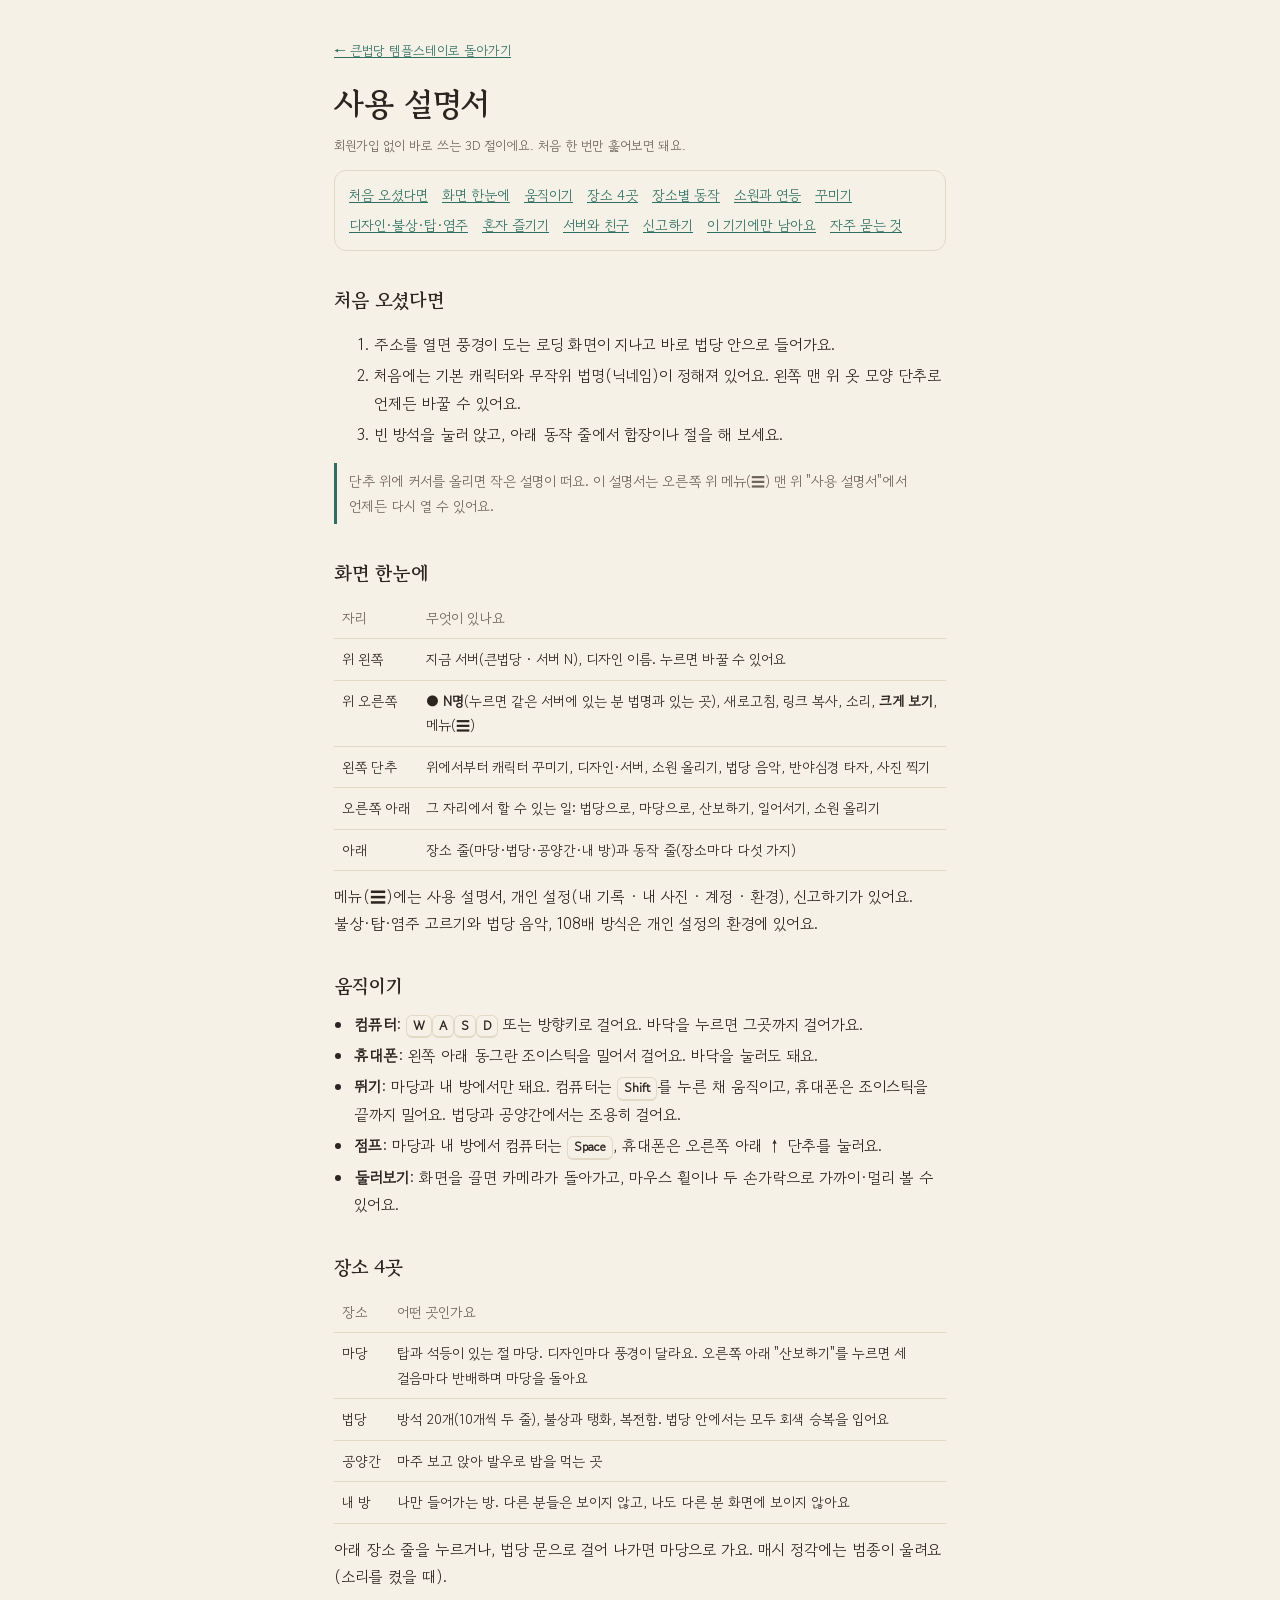
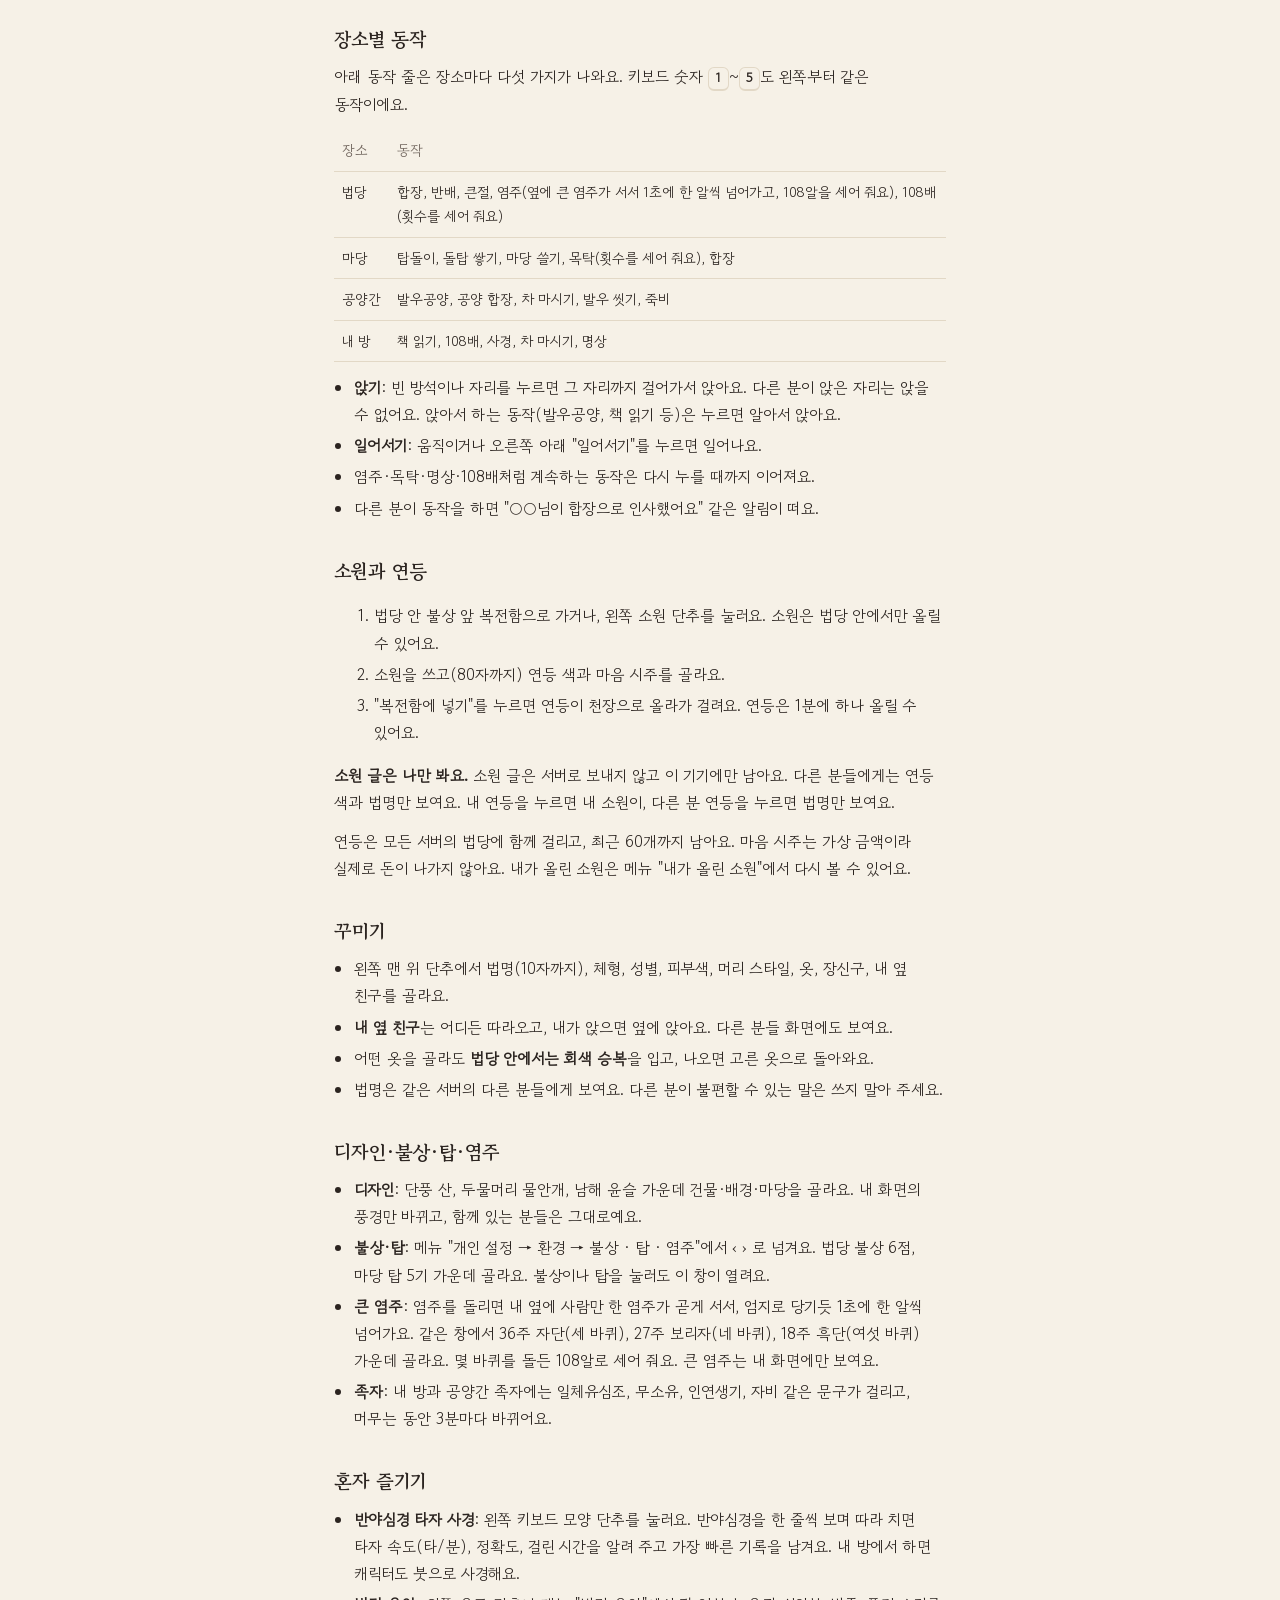
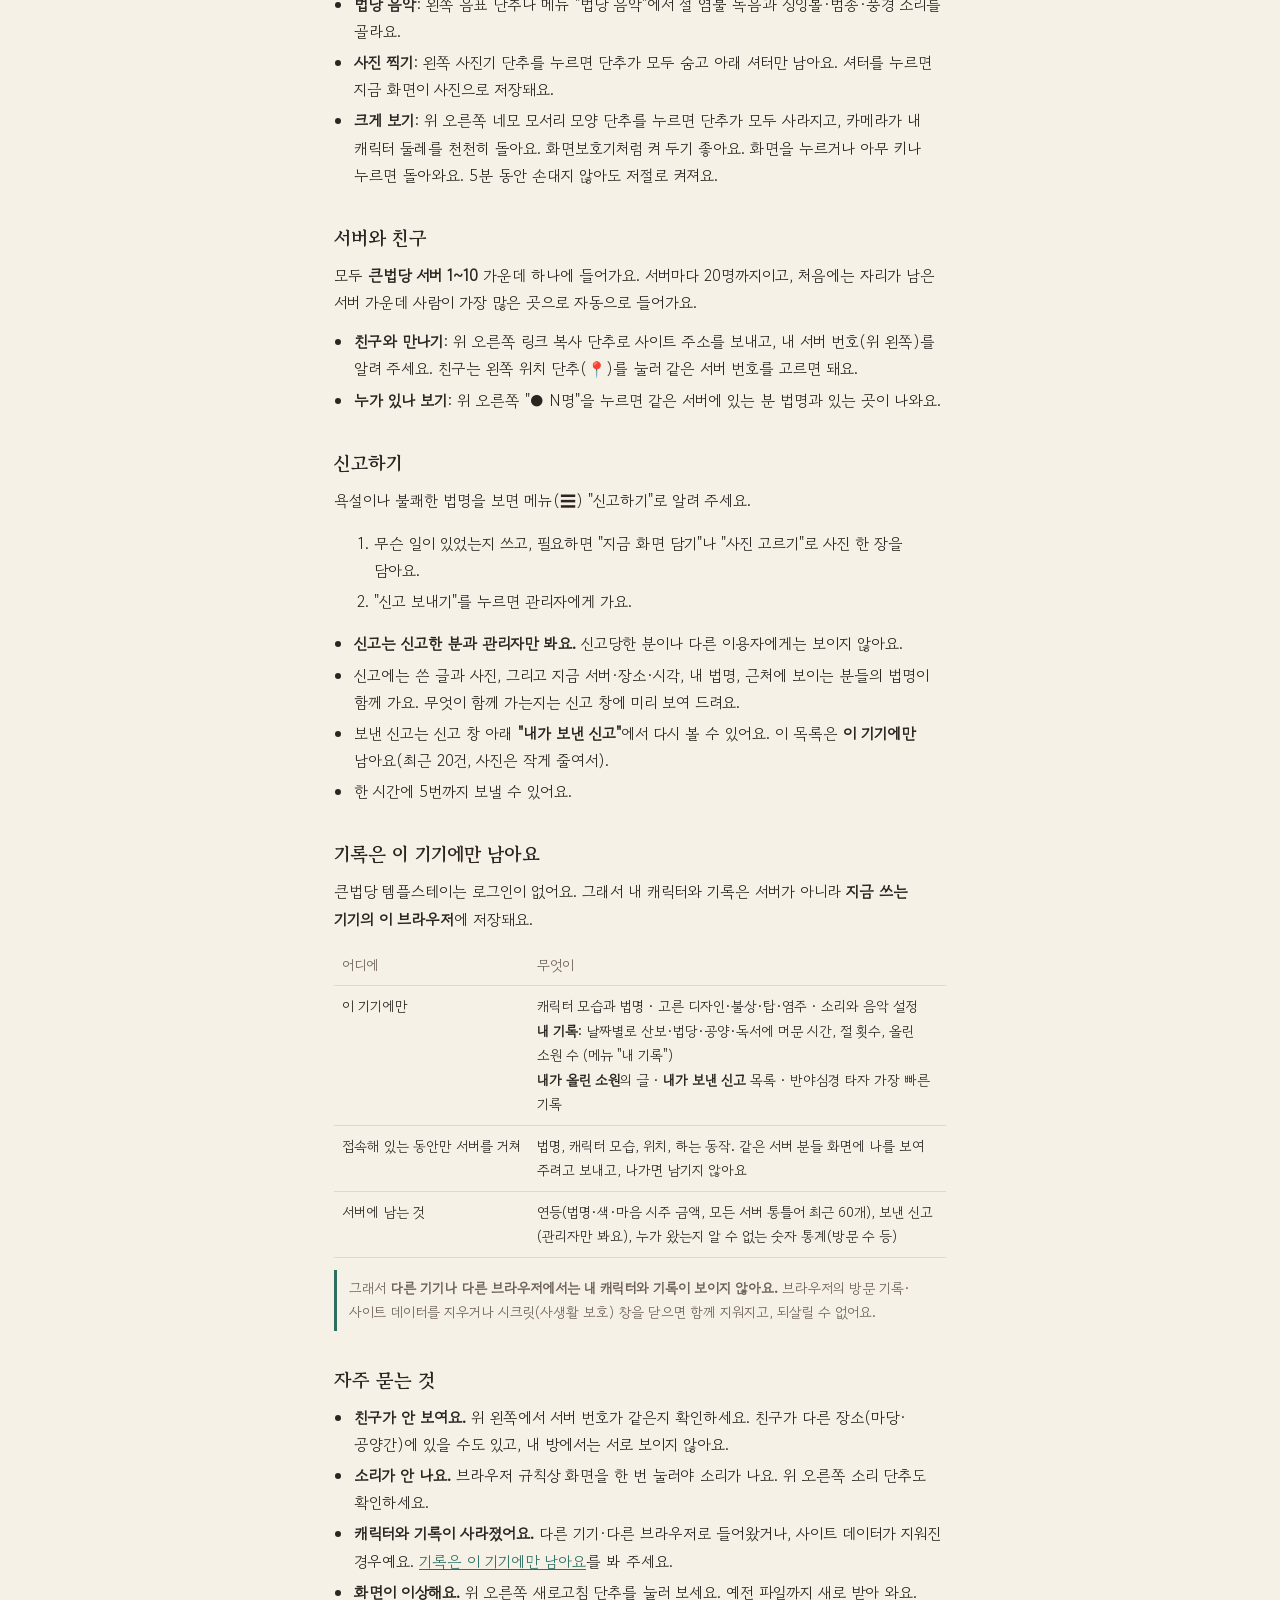
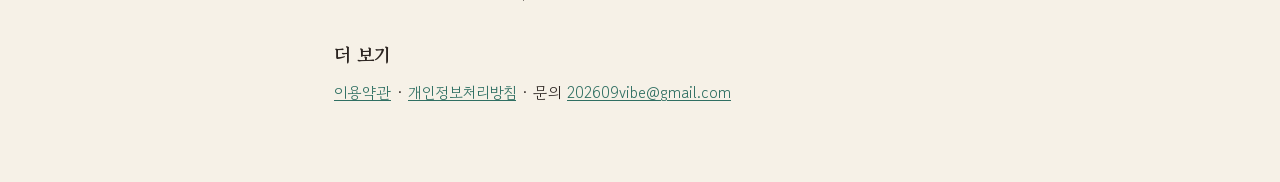
<file: guide.html>
<!doctype html>
<html lang="ko">
<head>
<meta charset="utf-8">
<meta name="viewport" content="width=device-width, initial-scale=1">
<title>사용 설명서 · 큰법당 템플스테이</title>
<meta name="description" content="큰법당 템플스테이 쓰는 법: 움직이기, 장소별 동작, 소원과 연등, 꾸미기, 신고하기, 이 기기에만 남는 기록">
<link rel="icon" type="image/svg+xml" href="favicon.svg">
<link rel="icon" type="image/png" sizes="32x32" href="icon-32.png">
<link rel="stylesheet" href="https://fonts.googleapis.com/css2?family=Gowun+Batang:wght@700&family=Gowun+Dodum&display=swap">
<link rel="stylesheet" href="legal.css">
<style>
  .toc { display: flex; flex-wrap: wrap; gap: 6px 14px; padding: 12px 14px; border: 1px solid var(--line); border-radius: 12px; font-size: 14px; }
  .toc a { white-space: nowrap; }
  kbd { display: inline-block; min-width: 1.6em; padding: 0 6px; border: 1px solid var(--line); border-bottom-width: 2px; border-radius: 6px; font: 600 13px/1.6 "Gowun Dodum", sans-serif; text-align: center; }
  .tip { border-left: 3px solid var(--jade); padding: 6px 12px; color: var(--muted); font-size: 14px; }
  td:first-child { white-space: nowrap; }
</style>
</head>
<body>
<main>
  <p class="back"><a href="./">← 큰법당 템플스테이로 돌아가기</a></p>
  <h1>사용 설명서</h1>
  <p class="meta">회원가입 없이 바로 쓰는 3D 절이에요. 처음 한 번만 훑어보면 돼요.</p>

  <nav class="toc" aria-label="차례">
    <a href="#start">처음 오셨다면</a><a href="#screen">화면 한눈에</a><a href="#move">움직이기</a><a href="#places">장소 4곳</a>
    <a href="#acts">장소별 동작</a><a href="#wish">소원과 연등</a><a href="#look">꾸미기</a><a href="#design">디자인·불상·탑·염주</a>
    <a href="#alone">혼자 즐기기</a><a href="#server">서버와 친구</a><a href="#report">신고하기</a>
    <a href="#device">이 기기에만 남아요</a><a href="#faq">자주 묻는 것</a>
  </nav>

  <h2 id="start">처음 오셨다면</h2>
  <ol>
    <li>주소를 열면 풍경이 도는 로딩 화면이 지나고 바로 법당 안으로 들어가요.</li>
    <li>처음에는 기본 캐릭터와 무작위 법명(닉네임)이 정해져 있어요. 왼쪽 맨 위 옷 모양 단추로 언제든 바꿀 수 있어요.</li>
    <li>빈 방석을 눌러 앉고, 아래 동작 줄에서 합장이나 절을 해 보세요.</li>
  </ol>
  <p class="tip">단추 위에 커서를 올리면 작은 설명이 떠요. 이 설명서는 오른쪽 위 메뉴(☰) 맨 위 "사용 설명서"에서 언제든 다시 열 수 있어요.</p>

  <h2 id="screen">화면 한눈에</h2>
  <table>
    <thead><tr><th>자리</th><th>무엇이 있나요</th></tr></thead>
    <tbody>
      <tr><td>위 왼쪽</td><td>지금 서버(큰법당 · 서버 N), 디자인 이름. 누르면 바꿀 수 있어요</td></tr>
      <tr><td>위 오른쪽</td><td><b>● N명</b>(누르면 같은 서버에 있는 분 법명과 있는 곳), 새로고침, 링크 복사, 소리, <b>크게 보기</b>, 메뉴(☰)</td></tr>
      <tr><td>왼쪽 단추</td><td>위에서부터 캐릭터 꾸미기, 디자인·서버, 소원 올리기, 법당 음악, 반야심경 타자, 사진 찍기</td></tr>
      <tr><td>오른쪽 아래</td><td>그 자리에서 할 수 있는 일: 법당으로, 마당으로, 산보하기, 일어서기, 소원 올리기</td></tr>
      <tr><td>아래</td><td>장소 줄(마당·법당·공양간·내 방)과 동작 줄(장소마다 다섯 가지)</td></tr>
    </tbody>
  </table>
  <p>메뉴(☰)에는 사용 설명서, 개인 설정(내 기록 · 내 사진 · 계정 · 환경), 신고하기가 있어요. 불상·탑·염주 고르기와 법당 음악, 108배 방식은 개인 설정의 환경에 있어요.</p>

  <h2 id="move">움직이기</h2>
  <ul>
    <li><b>컴퓨터</b>: <kbd>W</kbd><kbd>A</kbd><kbd>S</kbd><kbd>D</kbd> 또는 방향키로 걸어요. 바닥을 누르면 그곳까지 걸어가요.</li>
    <li><b>휴대폰</b>: 왼쪽 아래 동그란 조이스틱을 밀어서 걸어요. 바닥을 눌러도 돼요.</li>
    <li><b>뛰기</b>: 마당과 내 방에서만 돼요. 컴퓨터는 <kbd>Shift</kbd>를 누른 채 움직이고, 휴대폰은 조이스틱을 끝까지 밀어요. 법당과 공양간에서는 조용히 걸어요.</li>
    <li><b>점프</b>: 마당과 내 방에서 컴퓨터는 <kbd>Space</kbd>, 휴대폰은 오른쪽 아래 ↑ 단추를 눌러요.</li>
    <li><b>둘러보기</b>: 화면을 끌면 카메라가 돌아가고, 마우스 휠이나 두 손가락으로 가까이·멀리 볼 수 있어요.</li>
  </ul>

  <h2 id="places">장소 4곳</h2>
  <table>
    <thead><tr><th>장소</th><th>어떤 곳인가요</th></tr></thead>
    <tbody>
      <tr><td>마당</td><td>탑과 석등이 있는 절 마당. 디자인마다 풍경이 달라요. 오른쪽 아래 "산보하기"를 누르면 세 걸음마다 반배하며 마당을 돌아요</td></tr>
      <tr><td>법당</td><td>방석 20개(10개씩 두 줄), 불상과 탱화, 복전함. 법당 안에서는 모두 회색 승복을 입어요</td></tr>
      <tr><td>공양간</td><td>마주 보고 앉아 발우로 밥을 먹는 곳</td></tr>
      <tr><td>내 방</td><td>나만 들어가는 방. 다른 분들은 보이지 않고, 나도 다른 분 화면에 보이지 않아요</td></tr>
    </tbody>
  </table>
  <p>아래 장소 줄을 누르거나, 법당 문으로 걸어 나가면 마당으로 가요. 매시 정각에는 범종이 울려요(소리를 켰을 때).</p>

  <h2 id="acts">장소별 동작</h2>
  <p>아래 동작 줄은 장소마다 다섯 가지가 나와요. 키보드 숫자 <kbd>1</kbd>~<kbd>5</kbd>도 왼쪽부터 같은 동작이에요.</p>
  <table>
    <thead><tr><th>장소</th><th>동작</th></tr></thead>
    <tbody>
      <tr><td>법당</td><td>합장, 반배, 큰절, 염주(옆에 큰 염주가 서서 1초에 한 알씩 넘어가고, 108알을 세어 줘요), 108배(횟수를 세어 줘요)</td></tr>
      <tr><td>마당</td><td>탑돌이, 돌탑 쌓기, 마당 쓸기, 목탁(횟수를 세어 줘요), 합장</td></tr>
      <tr><td>공양간</td><td>발우공양, 공양 합장, 차 마시기, 발우 씻기, 죽비</td></tr>
      <tr><td>내 방</td><td>책 읽기, 108배, 사경, 차 마시기, 명상</td></tr>
    </tbody>
  </table>
  <ul>
    <li><b>앉기</b>: 빈 방석이나 자리를 누르면 그 자리까지 걸어가서 앉아요. 다른 분이 앉은 자리는 앉을 수 없어요. 앉아서 하는 동작(발우공양, 책 읽기 등)은 누르면 알아서 앉아요.</li>
    <li><b>일어서기</b>: 움직이거나 오른쪽 아래 "일어서기"를 누르면 일어나요.</li>
    <li>염주·목탁·명상·108배처럼 계속하는 동작은 다시 누를 때까지 이어져요.</li>
    <li>다른 분이 동작을 하면 "○○님이 합장으로 인사했어요" 같은 알림이 떠요.</li>
  </ul>

  <h2 id="wish">소원과 연등</h2>
  <ol>
    <li>법당 안 불상 앞 복전함으로 가거나, 왼쪽 소원 단추를 눌러요. 소원은 법당 안에서만 올릴 수 있어요.</li>
    <li>소원을 쓰고(80자까지) 연등 색과 마음 시주를 골라요.</li>
    <li>"복전함에 넣기"를 누르면 연등이 천장으로 올라가 걸려요. 연등은 1분에 하나 올릴 수 있어요.</li>
  </ol>
  <p><b>소원 글은 나만 봐요.</b> 소원 글은 서버로 보내지 않고 이 기기에만 남아요. 다른 분들에게는 연등 색과 법명만 보여요. 내 연등을 누르면 내 소원이, 다른 분 연등을 누르면 법명만 보여요.</p>
  <p>연등은 모든 서버의 법당에 함께 걸리고, 최근 60개까지 남아요. 마음 시주는 가상 금액이라 실제로 돈이 나가지 않아요. 내가 올린 소원은 메뉴 "내가 올린 소원"에서 다시 볼 수 있어요.</p>

  <h2 id="look">꾸미기</h2>
  <ul>
    <li>왼쪽 맨 위 단추에서 법명(10자까지), 체형, 성별, 피부색, 머리 스타일, 옷, 장신구, 내 옆 친구를 골라요.</li>
    <li><b>내 옆 친구</b>는 어디든 따라오고, 내가 앉으면 옆에 앉아요. 다른 분들 화면에도 보여요.</li>
    <li>어떤 옷을 골라도 <b>법당 안에서는 회색 승복</b>을 입고, 나오면 고른 옷으로 돌아와요.</li>
    <li>법명은 같은 서버의 다른 분들에게 보여요. 다른 분이 불편할 수 있는 말은 쓰지 말아 주세요.</li>
  </ul>

  <h2 id="design">디자인·불상·탑·염주</h2>
  <ul>
    <li><b>디자인</b>: 단풍 산, 두물머리 물안개, 남해 윤슬 가운데 건물·배경·마당을 골라요. 내 화면의 풍경만 바뀌고, 함께 있는 분들은 그대로예요.</li>
    <li><b>불상·탑</b>: 메뉴 "개인 설정 → 환경 → 불상 · 탑 · 염주"에서 ‹ › 로 넘겨요. 법당 불상 6점, 마당 탑 5기 가운데 골라요. 불상이나 탑을 눌러도 이 창이 열려요.</li>
    <li><b>큰 염주</b>: 염주를 돌리면 내 옆에 사람만 한 염주가 곧게 서서, 엄지로 당기듯 1초에 한 알씩 넘어가요. 같은 창에서 36주 자단(세 바퀴), 27주 보리자(네 바퀴), 18주 흑단(여섯 바퀴) 가운데 골라요. 몇 바퀴를 돌든 108알로 세어 줘요. 큰 염주는 내 화면에만 보여요.</li>
    <li><b>족자</b>: 내 방과 공양간 족자에는 일체유심조, 무소유, 인연생기, 자비 같은 문구가 걸리고, 머무는 동안 3분마다 바뀌어요.</li>
  </ul>

  <h2 id="alone">혼자 즐기기</h2>
  <ul>
    <li><b>반야심경 타자 사경</b>: 왼쪽 키보드 모양 단추를 눌러요. 반야심경을 한 줄씩 보며 따라 치면 타자 속도(타/분), 정확도, 걸린 시간을 알려 주고 가장 빠른 기록을 남겨요. 내 방에서 하면 캐릭터도 붓으로 사경해요.</li>
    <li><b>법당 음악</b>: 왼쪽 음표 단추나 메뉴 "법당 음악"에서 절 염불 녹음과 싱잉볼·범종·풍경 소리를 골라요.</li>
    <li><b>사진 찍기</b>: 왼쪽 사진기 단추를 누르면 단추가 모두 숨고 아래 셔터만 남아요. 셔터를 누르면 지금 화면이 사진으로 저장돼요.</li>
    <li><b>크게 보기</b>: 위 오른쪽 네모 모서리 모양 단추를 누르면 단추가 모두 사라지고, 카메라가 내 캐릭터 둘레를 천천히 돌아요. 화면보호기처럼 켜 두기 좋아요. 화면을 누르거나 아무 키나 누르면 돌아와요. 5분 동안 손대지 않아도 저절로 켜져요.</li>
  </ul>

  <h2 id="server">서버와 친구</h2>
  <p>모두 <b>큰법당 서버 1~10</b> 가운데 하나에 들어가요. 서버마다 20명까지이고, 처음에는 자리가 남은 서버 가운데 사람이 가장 많은 곳으로 자동으로 들어가요.</p>
  <ul>
    <li><b>친구와 만나기</b>: 위 오른쪽 링크 복사 단추로 사이트 주소를 보내고, 내 서버 번호(위 왼쪽)를 알려 주세요. 친구는 왼쪽 위치 단추(📍)를 눌러 같은 서버 번호를 고르면 돼요.</li>
    <li><b>누가 있나 보기</b>: 위 오른쪽 "● N명"을 누르면 같은 서버에 있는 분 법명과 있는 곳이 나와요.</li>
  </ul>

  <h2 id="report">신고하기</h2>
  <p>욕설이나 불쾌한 법명을 보면 메뉴(☰) "신고하기"로 알려 주세요.</p>
  <ol>
    <li>무슨 일이 있었는지 쓰고, 필요하면 "지금 화면 담기"나 "사진 고르기"로 사진 한 장을 담아요.</li>
    <li>"신고 보내기"를 누르면 관리자에게 가요.</li>
  </ol>
  <ul>
    <li><b>신고는 신고한 분과 관리자만 봐요.</b> 신고당한 분이나 다른 이용자에게는 보이지 않아요.</li>
    <li>신고에는 쓴 글과 사진, 그리고 지금 서버·장소·시각, 내 법명, 근처에 보이는 분들의 법명이 함께 가요. 무엇이 함께 가는지는 신고 창에 미리 보여 드려요.</li>
    <li>보낸 신고는 신고 창 아래 <b>"내가 보낸 신고"</b>에서 다시 볼 수 있어요. 이 목록은 <b>이 기기에만</b> 남아요(최근 20건, 사진은 작게 줄여서).</li>
    <li>한 시간에 5번까지 보낼 수 있어요.</li>
  </ul>

  <h2 id="device">기록은 이 기기에만 남아요</h2>
  <p>큰법당 템플스테이는 로그인이 없어요. 그래서 내 캐릭터와 기록은 서버가 아니라 <b>지금 쓰는 기기의 이 브라우저</b>에 저장돼요.</p>
  <table>
    <thead><tr><th>어디에</th><th>무엇이</th></tr></thead>
    <tbody>
      <tr><td>이 기기에만</td><td>
        캐릭터 모습과 법명 · 고른 디자인·불상·탑·염주 · 소리와 음악 설정<br>
        <b>내 기록</b>: 날짜별로 산보·법당·공양·독서에 머문 시간, 절 횟수, 올린 소원 수 (메뉴 "내 기록")<br>
        <b>내가 올린 소원</b>의 글 · <b>내가 보낸 신고</b> 목록 · 반야심경 타자 가장 빠른 기록
      </td></tr>
      <tr><td>접속해 있는 동안만 서버를 거쳐</td><td>법명, 캐릭터 모습, 위치, 하는 동작. 같은 서버 분들 화면에 나를 보여 주려고 보내고, 나가면 남기지 않아요</td></tr>
      <tr><td>서버에 남는 것</td><td>연등(법명·색·마음 시주 금액, 모든 서버 통틀어 최근 60개), 보낸 신고(관리자만 봐요), 누가 왔는지 알 수 없는 숫자 통계(방문 수 등)</td></tr>
    </tbody>
  </table>
  <p class="tip">그래서 <b>다른 기기나 다른 브라우저에서는 내 캐릭터와 기록이 보이지 않아요.</b> 브라우저의 방문 기록·사이트 데이터를 지우거나 시크릿(사생활 보호) 창을 닫으면 함께 지워지고, 되살릴 수 없어요.</p>

  <h2 id="faq">자주 묻는 것</h2>
  <ul>
    <li><b>친구가 안 보여요.</b> 위 왼쪽에서 서버 번호가 같은지 확인하세요. 친구가 다른 장소(마당·공양간)에 있을 수도 있고, 내 방에서는 서로 보이지 않아요.</li>
    <li><b>소리가 안 나요.</b> 브라우저 규칙상 화면을 한 번 눌러야 소리가 나요. 위 오른쪽 소리 단추도 확인하세요.</li>
    <li><b>캐릭터와 기록이 사라졌어요.</b> 다른 기기·다른 브라우저로 들어왔거나, 사이트 데이터가 지워진 경우예요. <a href="#device">기록은 이 기기에만 남아요</a>를 봐 주세요.</li>
    <li><b>화면이 이상해요.</b> 위 오른쪽 새로고침 단추를 눌러 보세요. 예전 파일까지 새로 받아 와요.</li>
  </ul>

  <h2>더 보기</h2>
  <p><a href="terms.html">이용약관</a> · <a href="privacy.html">개인정보처리방침</a> · 문의 <a href="mailto:202609vibe@gmail.com">202609vibe@gmail.com</a></p>
</main>
</body>
</html>
</file>
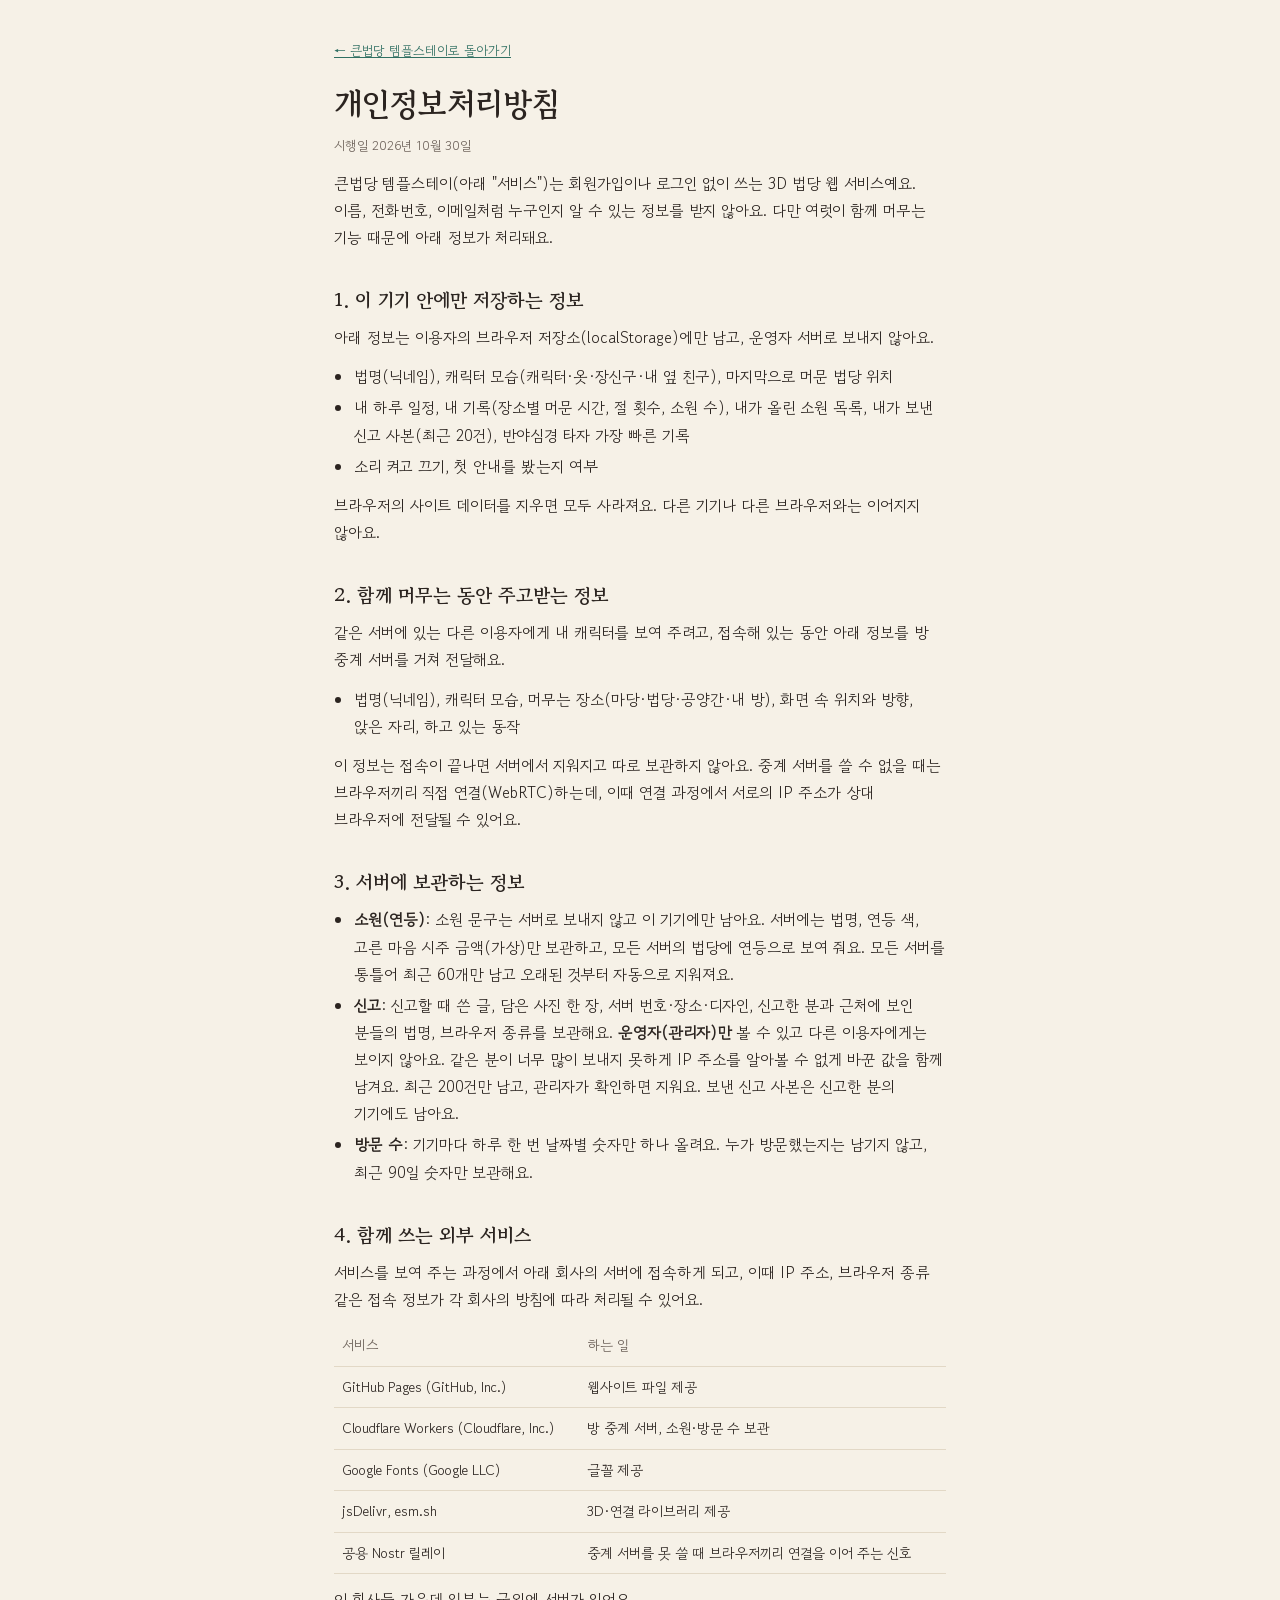
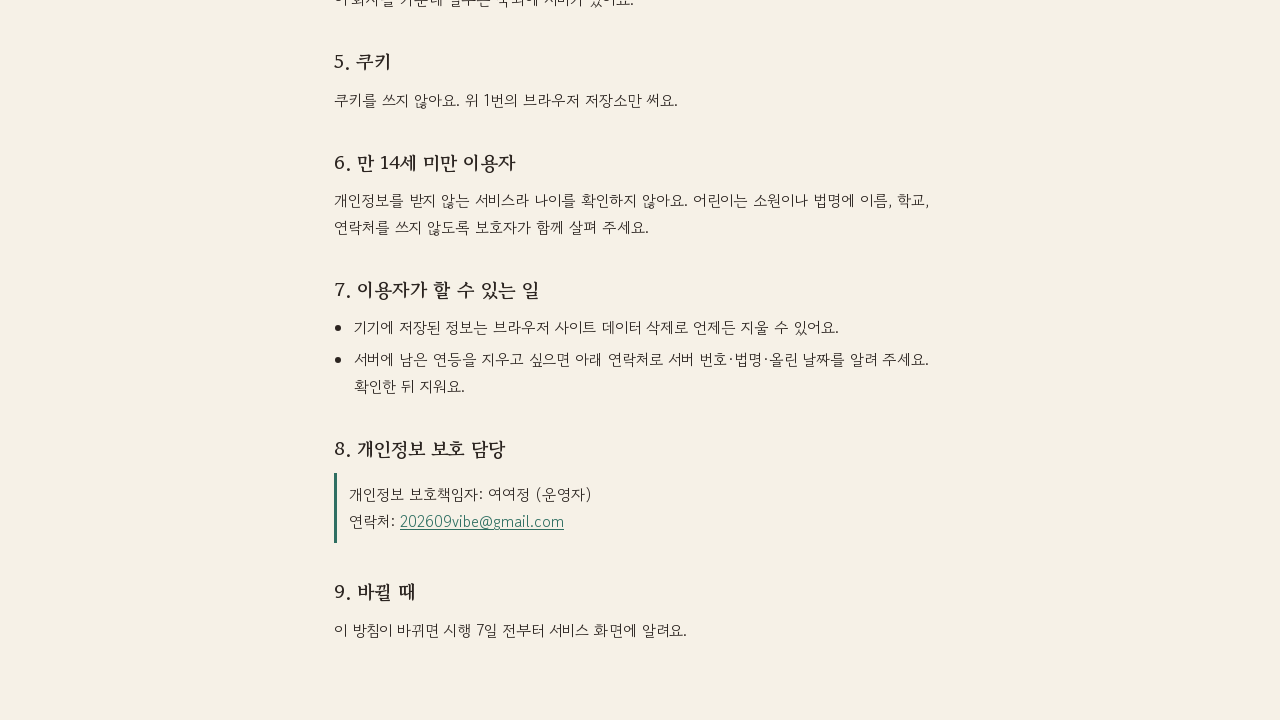
<file: privacy.html>
<!doctype html>
<html lang="ko">
<head>
<meta charset="utf-8">
<meta name="viewport" content="width=device-width, initial-scale=1">
<title>개인정보처리방침 · 큰법당 템플스테이</title>
<link rel="stylesheet" href="https://fonts.googleapis.com/css2?family=Gowun+Batang:wght@700&family=Gowun+Dodum&display=swap">
<link rel="stylesheet" href="legal.css">
</head>
<body>
<main>
  <p class="back"><a href="./">← 큰법당 템플스테이로 돌아가기</a></p>
  <h1>개인정보처리방침</h1>
  <p class="meta">시행일 2026년 10월 30일</p>
  <p>큰법당 템플스테이(아래 "서비스")는 회원가입이나 로그인 없이 쓰는 3D 법당 웹 서비스예요. 이름, 전화번호, 이메일처럼 누구인지 알 수 있는 정보를 받지 않아요. 다만 여럿이 함께 머무는 기능 때문에 아래 정보가 처리돼요.</p>

  <h2>1. 이 기기 안에만 저장하는 정보</h2>
  <p>아래 정보는 이용자의 브라우저 저장소(localStorage)에만 남고, 운영자 서버로 보내지 않아요.</p>
  <ul>
    <li>법명(닉네임), 캐릭터 모습(캐릭터·옷·장신구·내 옆 친구), 마지막으로 머문 법당 위치</li>
    <li>내 하루 일정, 내 기록(장소별 머문 시간, 절 횟수, 소원 수), 내가 올린 소원 목록, 내가 보낸 신고 사본(최근 20건), 반야심경 타자 가장 빠른 기록</li>
    <li>소리 켜고 끄기, 첫 안내를 봤는지 여부</li>
  </ul>
  <p>브라우저의 사이트 데이터를 지우면 모두 사라져요. 다른 기기나 다른 브라우저와는 이어지지 않아요.</p>

  <h2>2. 함께 머무는 동안 주고받는 정보</h2>
  <p>같은 서버에 있는 다른 이용자에게 내 캐릭터를 보여 주려고, 접속해 있는 동안 아래 정보를 방 중계 서버를 거쳐 전달해요.</p>
  <ul>
    <li>법명(닉네임), 캐릭터 모습, 머무는 장소(마당·법당·공양간·내 방), 화면 속 위치와 방향, 앉은 자리, 하고 있는 동작</li>
  </ul>
  <p>이 정보는 접속이 끝나면 서버에서 지워지고 따로 보관하지 않아요. 중계 서버를 쓸 수 없을 때는 브라우저끼리 직접 연결(WebRTC)하는데, 이때 연결 과정에서 서로의 IP 주소가 상대 브라우저에 전달될 수 있어요.</p>

  <h2>3. 서버에 보관하는 정보</h2>
  <ul>
    <li><b>소원(연등)</b>: 소원 문구는 서버로 보내지 않고 이 기기에만 남아요. 서버에는 법명, 연등 색, 고른 마음 시주 금액(가상)만 보관하고, 모든 서버의 법당에 연등으로 보여 줘요. 모든 서버를 통틀어 최근 60개만 남고 오래된 것부터 자동으로 지워져요.</li>
    <li><b>신고</b>: 신고할 때 쓴 글, 담은 사진 한 장, 서버 번호·장소·디자인, 신고한 분과 근처에 보인 분들의 법명, 브라우저 종류를 보관해요. <b>운영자(관리자)만</b> 볼 수 있고 다른 이용자에게는 보이지 않아요. 같은 분이 너무 많이 보내지 못하게 IP 주소를 알아볼 수 없게 바꾼 값을 함께 남겨요. 최근 200건만 남고, 관리자가 확인하면 지워요. 보낸 신고 사본은 신고한 분의 기기에도 남아요.</li>
    <li><b>방문 수</b>: 기기마다 하루 한 번 날짜별 숫자만 하나 올려요. 누가 방문했는지는 남기지 않고, 최근 90일 숫자만 보관해요.</li>
  </ul>

  <h2>4. 함께 쓰는 외부 서비스</h2>
  <p>서비스를 보여 주는 과정에서 아래 회사의 서버에 접속하게 되고, 이때 IP 주소, 브라우저 종류 같은 접속 정보가 각 회사의 방침에 따라 처리될 수 있어요.</p>
  <table>
    <thead><tr><th>서비스</th><th>하는 일</th></tr></thead>
    <tbody>
      <tr><td>GitHub Pages (GitHub, Inc.)</td><td>웹사이트 파일 제공</td></tr>
      <tr><td>Cloudflare Workers (Cloudflare, Inc.)</td><td>방 중계 서버, 소원·방문 수 보관</td></tr>
      <tr><td>Google Fonts (Google LLC)</td><td>글꼴 제공</td></tr>
      <tr><td>jsDelivr, esm.sh</td><td>3D·연결 라이브러리 제공</td></tr>
      <tr><td>공용 Nostr 릴레이</td><td>중계 서버를 못 쓸 때 브라우저끼리 연결을 이어 주는 신호</td></tr>
    </tbody>
  </table>
  <p>이 회사들 가운데 일부는 국외에 서버가 있어요.</p>

  <h2>5. 쿠키</h2>
  <p>쿠키를 쓰지 않아요. 위 1번의 브라우저 저장소만 써요.</p>

  <h2>6. 만 14세 미만 이용자</h2>
  <p>개인정보를 받지 않는 서비스라 나이를 확인하지 않아요. 어린이는 소원이나 법명에 이름, 학교, 연락처를 쓰지 않도록 보호자가 함께 살펴 주세요.</p>

  <h2>7. 이용자가 할 수 있는 일</h2>
  <ul>
    <li>기기에 저장된 정보는 브라우저 사이트 데이터 삭제로 언제든 지울 수 있어요.</li>
    <li>서버에 남은 연등을 지우고 싶으면 아래 연락처로 서버 번호·법명·올린 날짜를 알려 주세요. 확인한 뒤 지워요.</li>
  </ul>

  <h2>8. 개인정보 보호 담당</h2>
  <p class="contact">개인정보 보호책임자: 여여정 (운영자)<br>연락처: <a href="mailto:202609vibe@gmail.com">202609vibe@gmail.com</a></p>

  <h2>9. 바뀔 때</h2>
  <p>이 방침이 바뀌면 시행 7일 전부터 서비스 화면에 알려요.</p>
</main>
</body>
</html>
</file>
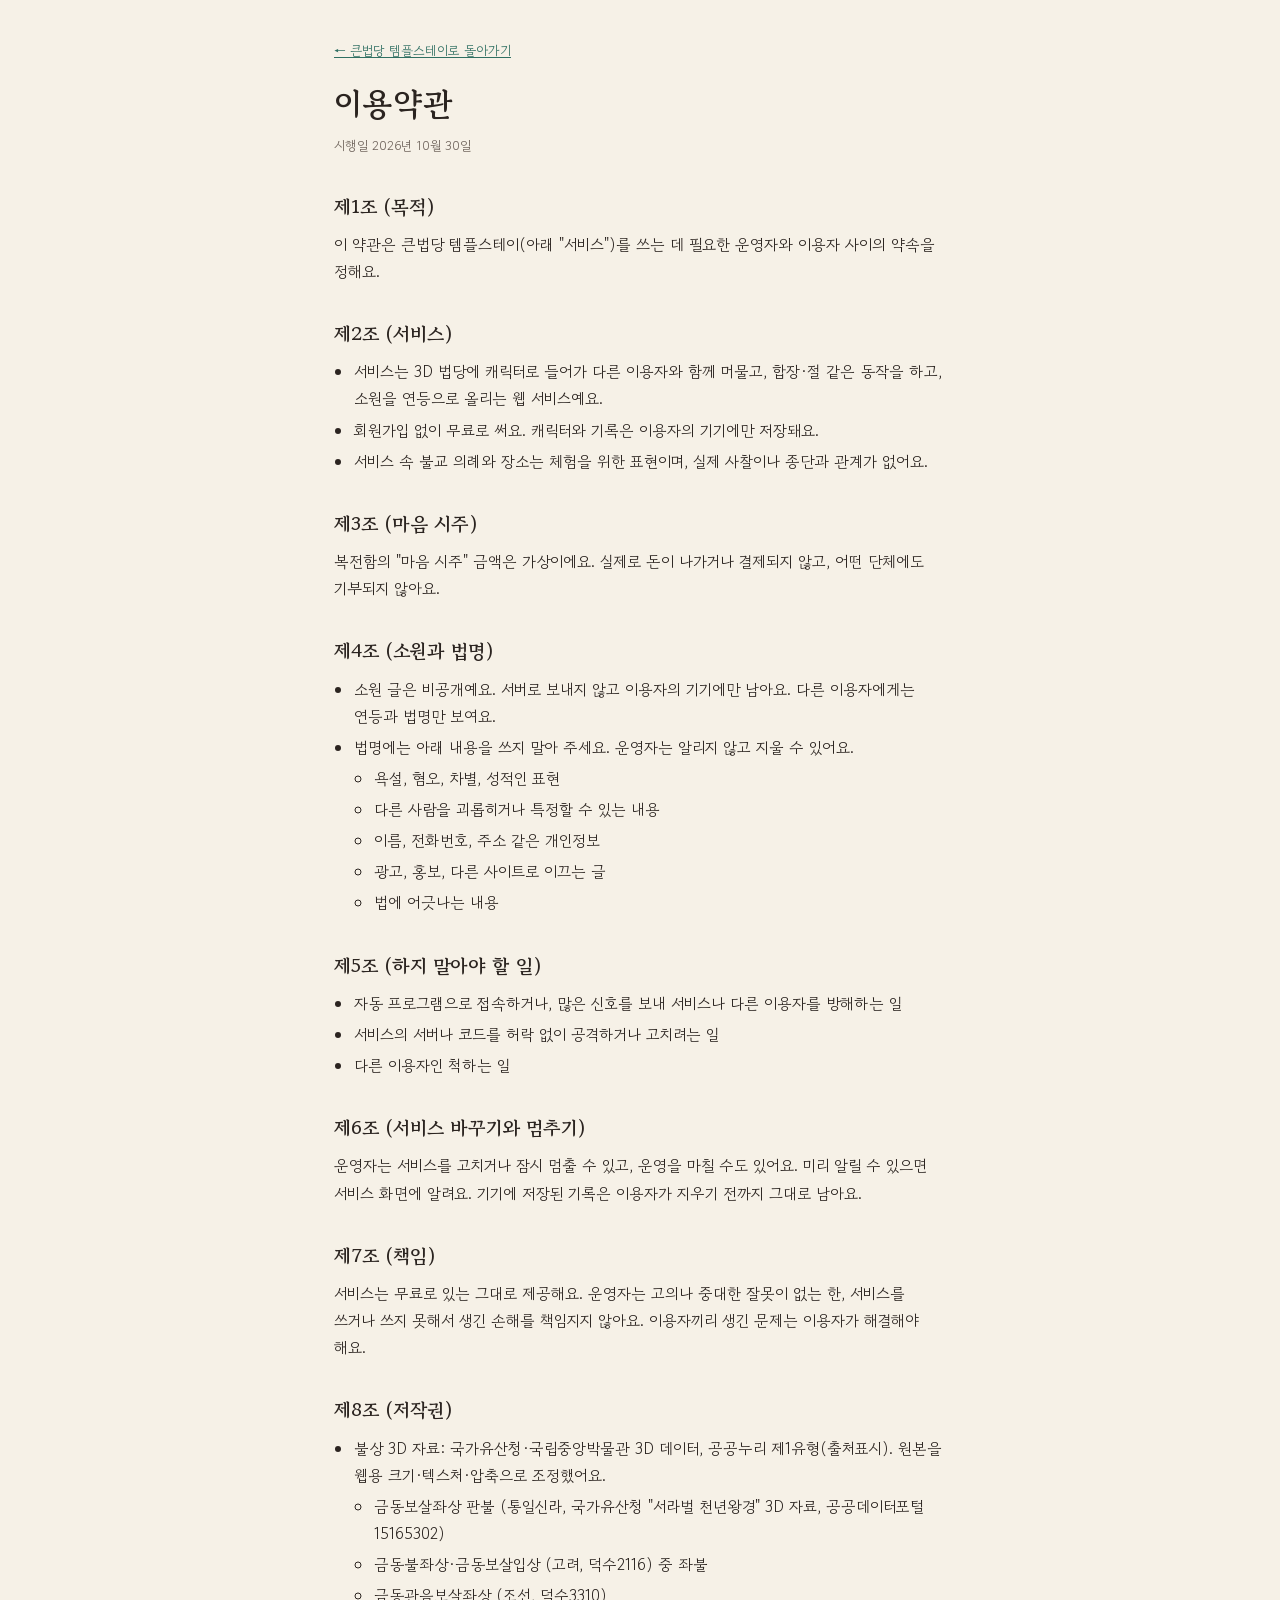
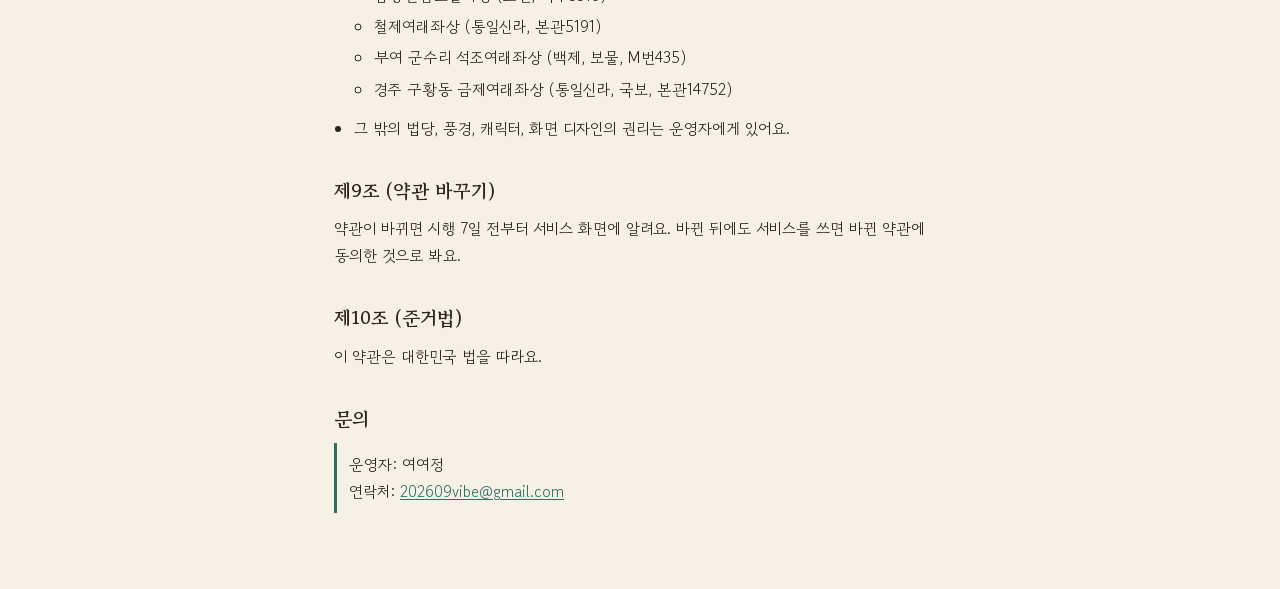
<file: terms.html>
<!doctype html>
<html lang="ko">
<head>
<meta charset="utf-8">
<meta name="viewport" content="width=device-width, initial-scale=1">
<title>이용약관 · 큰법당 템플스테이</title>
<link rel="stylesheet" href="https://fonts.googleapis.com/css2?family=Gowun+Batang:wght@700&family=Gowun+Dodum&display=swap">
<link rel="stylesheet" href="legal.css">
</head>
<body>
<main>
  <p class="back"><a href="./">← 큰법당 템플스테이로 돌아가기</a></p>
  <h1>이용약관</h1>
  <p class="meta">시행일 2026년 10월 30일</p>

  <h2>제1조 (목적)</h2>
  <p>이 약관은 큰법당 템플스테이(아래 "서비스")를 쓰는 데 필요한 운영자와 이용자 사이의 약속을 정해요.</p>

  <h2>제2조 (서비스)</h2>
  <ul>
    <li>서비스는 3D 법당에 캐릭터로 들어가 다른 이용자와 함께 머물고, 합장·절 같은 동작을 하고, 소원을 연등으로 올리는 웹 서비스예요.</li>
    <li>회원가입 없이 무료로 써요. 캐릭터와 기록은 이용자의 기기에만 저장돼요.</li>
    <li>서비스 속 불교 의례와 장소는 체험을 위한 표현이며, 실제 사찰이나 종단과 관계가 없어요.</li>
  </ul>

  <h2>제3조 (마음 시주)</h2>
  <p>복전함의 "마음 시주" 금액은 가상이에요. 실제로 돈이 나가거나 결제되지 않고, 어떤 단체에도 기부되지 않아요.</p>

  <h2>제4조 (소원과 법명)</h2>
  <ul>
    <li>소원 글은 비공개예요. 서버로 보내지 않고 이용자의 기기에만 남아요. 다른 이용자에게는 연등과 법명만 보여요.</li>
    <li>법명에는 아래 내용을 쓰지 말아 주세요. 운영자는 알리지 않고 지울 수 있어요.
      <ul>
        <li>욕설, 혐오, 차별, 성적인 표현</li>
        <li>다른 사람을 괴롭히거나 특정할 수 있는 내용</li>
        <li>이름, 전화번호, 주소 같은 개인정보</li>
        <li>광고, 홍보, 다른 사이트로 이끄는 글</li>
        <li>법에 어긋나는 내용</li>
      </ul>
    </li>
  </ul>

  <h2>제5조 (하지 말아야 할 일)</h2>
  <ul>
    <li>자동 프로그램으로 접속하거나, 많은 신호를 보내 서비스나 다른 이용자를 방해하는 일</li>
    <li>서비스의 서버나 코드를 허락 없이 공격하거나 고치려는 일</li>
    <li>다른 이용자인 척하는 일</li>
  </ul>

  <h2>제6조 (서비스 바꾸기와 멈추기)</h2>
  <p>운영자는 서비스를 고치거나 잠시 멈출 수 있고, 운영을 마칠 수도 있어요. 미리 알릴 수 있으면 서비스 화면에 알려요. 기기에 저장된 기록은 이용자가 지우기 전까지 그대로 남아요.</p>

  <h2>제7조 (책임)</h2>
  <p>서비스는 무료로 있는 그대로 제공해요. 운영자는 고의나 중대한 잘못이 없는 한, 서비스를 쓰거나 쓰지 못해서 생긴 손해를 책임지지 않아요. 이용자끼리 생긴 문제는 이용자가 해결해야 해요.</p>

  <h2>제8조 (저작권)</h2>
  <ul>
    <li>불상 3D 자료: 국가유산청·국립중앙박물관 3D 데이터, 공공누리 제1유형(출처표시). 원본을 웹용 크기·텍스처·압축으로 조정했어요.
      <ul>
        <li>금동보살좌상 판불 (통일신라, 국가유산청 "서라벌 천년왕경" 3D 자료, 공공데이터포털 15165302)</li>
        <li>금동불좌상·금동보살입상 (고려, 덕수2116) 중 좌불</li>
        <li>금동관음보살좌상 (조선, 덕수3310)</li>
        <li>철제여래좌상 (통일신라, 본관5191)</li>
        <li>부여 군수리 석조여래좌상 (백제, 보물, M번435)</li>
        <li>경주 구황동 금제여래좌상 (통일신라, 국보, 본관14752)</li>
      </ul>
    </li>
    <li>그 밖의 법당, 풍경, 캐릭터, 화면 디자인의 권리는 운영자에게 있어요.</li>
  </ul>

  <h2>제9조 (약관 바꾸기)</h2>
  <p>약관이 바뀌면 시행 7일 전부터 서비스 화면에 알려요. 바뀐 뒤에도 서비스를 쓰면 바뀐 약관에 동의한 것으로 봐요.</p>

  <h2>제10조 (준거법)</h2>
  <p>이 약관은 대한민국 법을 따라요.</p>

  <h2>문의</h2>
  <p class="contact">운영자: 여여정<br>연락처: <a href="mailto:202609vibe@gmail.com">202609vibe@gmail.com</a></p>
</main>
</body>
</html>
</file>
<file: legal.css>
/* 이용약관·개인정보처리방침 공용: 한지 바탕에 읽기 편한 한 줄 폭 */
:root { --bg: #f6f1e7; --fg: #2b2420; --muted: #6d625a; --line: #e2d8c6; --jade: #2f6f62; --gold: #b98a32; color-scheme: light; }
@media (prefers-color-scheme: dark) { :root { --bg: #1d1916; --fg: #efe7da; --muted: #b3a797; --line: #3d352e; --jade: #6fb5a5; --gold: #d9b066; color-scheme: dark; } }
* { box-sizing: border-box; }
body { margin: 0; background: var(--bg); color: var(--fg); font: 15.5px/1.75 "Gowun Dodum", "Apple SD Gothic Neo", "Malgun Gothic", sans-serif; word-break: keep-all; padding: 40px max(16px, env(safe-area-inset-right)) 64px max(16px, env(safe-area-inset-left)); }
main { max-width: 68ch; margin: 0 auto; }
h1 { font-family: "Gowun Batang", serif; font-size: 32px; margin: 8px 0 4px; }
h2 { font-family: "Gowun Batang", serif; font-size: 19px; margin: 32px 0 8px; }
p, ul, table { margin: 0 0 12px; }
ul { padding-left: 20px; }
li { margin: 4px 0; }
a { color: var(--jade); }
.meta, .back { color: var(--muted); font-size: 13px; }
table { width: 100%; border-collapse: collapse; font-size: 14px; }
th, td { text-align: left; padding: 8px; border-bottom: 1px solid var(--line); vertical-align: top; }
th { color: var(--muted); font-weight: 400; }
.contact { border-left: 3px solid var(--jade); padding: 8px 12px; }
</file>
